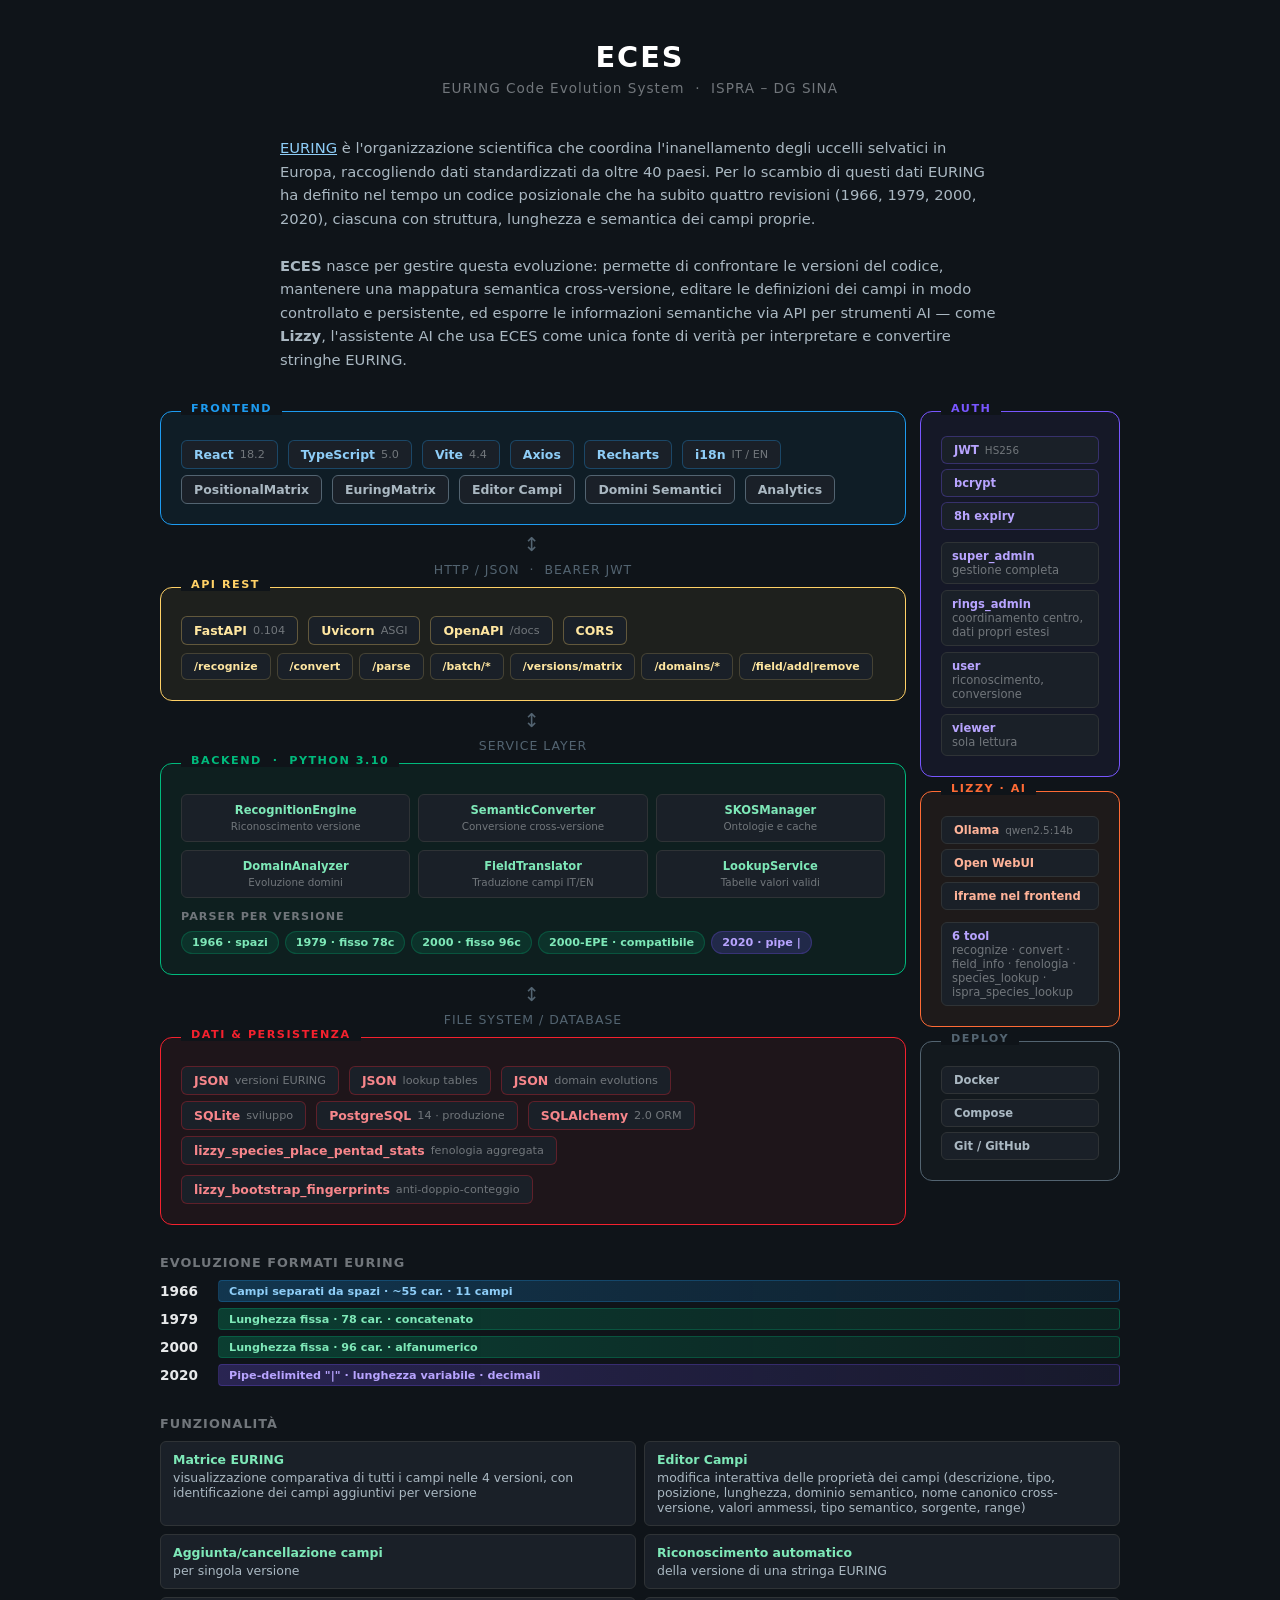
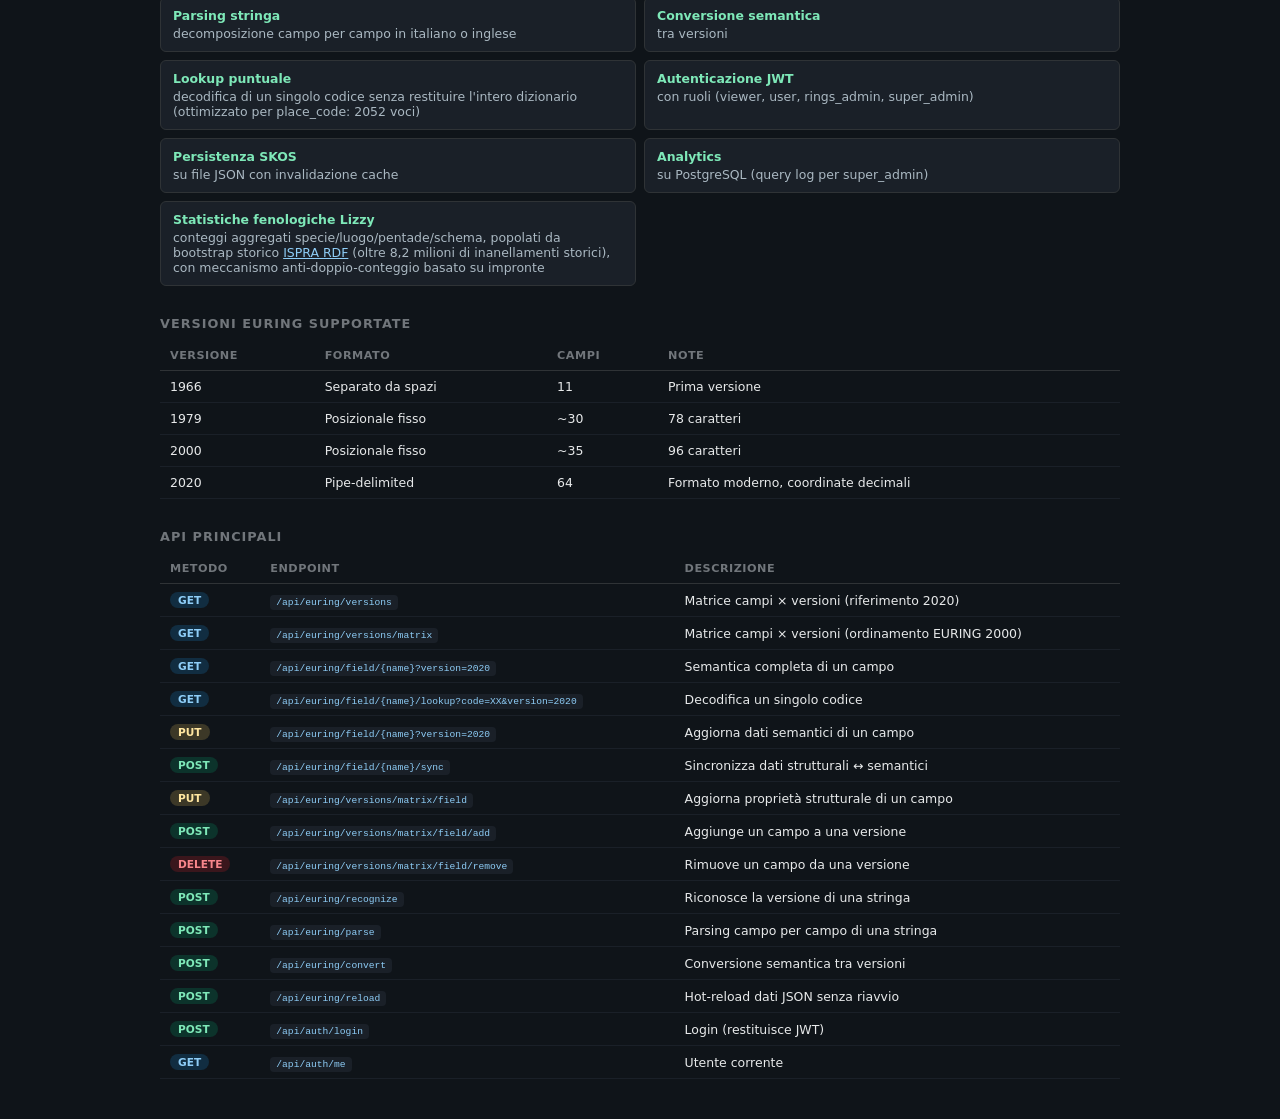
<file: docs/index.html>
<!DOCTYPE html>
<html lang="it">
<head>
<meta charset="UTF-8">
<title>ECES — Architecture Overview</title>
<style>
  * { margin: 0; padding: 0; box-sizing: border-box; }
  body { font-family: 'Segoe UI', system-ui, -apple-system, sans-serif; background: #0f1419; color: #e7e9ea; padding: 40px; }
  h1 { text-align: center; font-size: 1.8em; letter-spacing: 2px; margin-bottom: 6px; color: #fff; }
  .subtitle { text-align: center; font-size: 0.85em; color: #71767b; margin-bottom: 40px; letter-spacing: 1px; }
  .intro { max-width: 720px; margin: 0 auto 40px; font-size: 0.92em; line-height: 1.6; color: #aab8c2; text-align: left; }
  .intro a { color: #8ecdf7; }
  .diagram { display: grid; grid-template-columns: 1fr; gap: 0; max-width: 960px; margin: 0 auto; position: relative; }

  /* Layer styling */
  .layer { border: 1px solid; border-radius: 12px; padding: 20px; position: relative; }
  .layer-label {
    position: absolute; top: -10px; left: 20px;
    background: #0f1419; padding: 0 10px;
    font-size: 0.7em; font-weight: 700; letter-spacing: 1.5px; text-transform: uppercase;
  }

  /* Connector arrows */
  .connector { text-align: center; padding: 8px 0; color: #536471; font-size: 1.2em; letter-spacing: 3px; }
  .connector-label { font-size: 0.65em; color: #536471; letter-spacing: 1px; text-transform: uppercase; }

  /* Frontend layer */
  .frontend { border-color: #1d9bf0; background: #1d9bf010; }
  .frontend .layer-label { color: #1d9bf0; }

  /* API layer */
  .api-layer { border-color: #ffd166; background: #ffd16610; }
  .api-layer .layer-label { color: #ffd166; }

  /* Backend layer */
  .backend { border-color: #00ba7c; background: #00ba7c10; }
  .backend .layer-label { color: #00ba7c; }

  /* Data layer */
  .data-layer { border-color: #f4212e; background: #f4212e10; }
  .data-layer .layer-label { color: #f4212e; }

  /* Auth layer (side) */
  .auth-layer { border-color: #7856ff; background: #7856ff10; }
  .auth-layer .layer-label { color: #7856ff; }

  /* Tech boxes */
  .tech-row { display: flex; gap: 10px; flex-wrap: wrap; margin-top: 8px; }
  .tech {
    display: inline-flex; align-items: center; gap: 6px;
    padding: 6px 12px; border-radius: 6px; font-size: 0.78em; font-weight: 600;
    background: #1a2028; border: 1px solid #2f3336;
  }
  .tech .ver { font-weight: 400; color: #71767b; font-size: 0.9em; }
  .tech.primary { border-color: #1d9bf050; color: #8ecdf7; }
  .tech.green { border-color: #00ba7c50; color: #7ee8b8; }
  .tech.yellow { border-color: #ffd16650; color: #ffe6a0; }
  .tech.red { border-color: #f4212e50; color: #f7868b; }
  .tech.purple { border-color: #7856ff50; color: #b8a4ff; }

  /* Service grid */
  .services-grid { display: grid; grid-template-columns: repeat(3, 1fr); gap: 8px; margin-top: 10px; }
  .service {
    padding: 8px 10px; border-radius: 6px; font-size: 0.72em;
    background: #1a2028; border: 1px solid #2f3336; text-align: center;
  }
  .service .svc-name { font-weight: 700; color: #7ee8b8; display: block; margin-bottom: 2px; }
  .service .svc-desc { color: #71767b; font-size: 0.9em; }

  /* Parsers row */
  .parsers { display: flex; gap: 6px; margin-top: 8px; flex-wrap: wrap; }
  .parser-badge {
    padding: 4px 10px; border-radius: 12px; font-size: 0.7em; font-weight: 700;
    background: #2f3336; color: #aab8c2;
  }
  .parser-badge.pipe { background: #7856ff30; color: #b8a4ff; border: 1px solid #7856ff40; }
  .parser-badge.fixed { background: #00ba7c20; color: #7ee8b8; border: 1px solid #00ba7c40; }

  /* Side panels layout */
  .main-grid { display: grid; grid-template-columns: 1fr 200px; gap: 14px; max-width: 960px; margin: 0 auto; }
  .main-col { display: flex; flex-direction: column; gap: 0; }
  .side-col { display: flex; flex-direction: column; gap: 14px; padding-top: 0; }

  /* Formats table */
  .formats { margin-top: 30px; max-width: 960px; margin-left: auto; margin-right: auto; }
  .formats h3 { font-size: 0.8em; color: #71767b; letter-spacing: 1px; text-transform: uppercase; margin-bottom: 10px; }
  .format-row { display: flex; gap: 8px; margin-bottom: 6px; align-items: center; }
  .format-year { width: 50px; font-weight: 700; font-size: 0.85em; color: #e7e9ea; }
  .format-bar { flex: 1; height: 22px; border-radius: 4px; display: flex; align-items: center; padding: 0 10px; font-size: 0.7em; font-weight: 600; }
  .format-bar.fixed { background: linear-gradient(90deg, #00ba7c40, #00ba7c15); border: 1px solid #00ba7c40; color: #7ee8b8; }
  .format-bar.pipe { background: linear-gradient(90deg, #7856ff40, #7856ff15); border: 1px solid #7856ff40; color: #b8a4ff; }
  .format-bar.space { background: linear-gradient(90deg, #1d9bf040, #1d9bf015); border: 1px solid #1d9bf040; color: #8ecdf7; }

  /* Roles */
  .roles { display: flex; flex-direction: column; gap: 6px; }
  .role { padding: 6px 10px; border-radius: 6px; font-size: 0.72em; background: #1a2028; border: 1px solid #2f3336; }
  .role-name { font-weight: 700; color: #b8a4ff; }
  .role-perm { color: #71767b; }

  .section-block { max-width: 960px; margin: 30px auto 0; }
  .section-block h3 { font-size: 0.8em; color: #71767b; letter-spacing: 1px; text-transform: uppercase; margin-bottom: 10px; }
  .feature-grid { display: grid; grid-template-columns: repeat(2, 1fr); gap: 8px; }
  .feature { padding: 10px 12px; border-radius: 6px; background: #1a2028; border: 1px solid #2f3336; font-size: 0.78em; }
  .feature-title { font-weight: 700; color: #7ee8b8; display: block; margin-bottom: 3px; }
  .feature-desc { color: #aab8c2; }
  .feature-desc a { color: #8ecdf7; }
  .data-table { width: 100%; border-collapse: collapse; font-size: 0.78em; }
  .data-table th { text-align: left; padding: 8px 10px; color: #71767b; font-weight: 600; border-bottom: 1px solid #2f3336; font-size: 0.9em; text-transform: uppercase; letter-spacing: 0.5px; }
  .data-table td { padding: 8px 10px; border-bottom: 1px solid #1a2028; color: #e7e9ea; }
  .data-table code { background: #1a2028; padding: 2px 6px; border-radius: 4px; color: #8ecdf7; font-size: 0.95em; }
  .method-badge { display: inline-block; padding: 2px 8px; border-radius: 10px; font-size: 0.85em; font-weight: 700; }
  .method-badge.get { background: #1d9bf030; color: #8ecdf7; }
  .method-badge.post { background: #00ba7c30; color: #7ee8b8; }
  .method-badge.put { background: #ffd16630; color: #ffe6a0; }
  .method-badge.delete { background: #f4212e30; color: #f7868b; }
</style>
</head>
<body>

<h1>ECES</h1>
<div class="subtitle">EURING Code Evolution System &nbsp;·&nbsp; ISPRA – DG SINA</div>

<div class="intro">
  <a href="https://www.euring.org">EURING</a> è l'organizzazione scientifica che coordina l'inanellamento degli uccelli selvatici in Europa, raccogliendo dati standardizzati da oltre 40 paesi. Per lo scambio di questi dati EURING ha definito nel tempo un codice posizionale che ha subito quattro revisioni (1966, 1979, 2000, 2020), ciascuna con struttura, lunghezza e semantica dei campi proprie.
  <br><br>
  <strong>ECES</strong> nasce per gestire questa evoluzione: permette di confrontare le versioni del codice, mantenere una mappatura semantica cross-versione, editare le definizioni dei campi in modo controllato e persistente, ed esporre le informazioni semantiche via API per strumenti AI — come <strong>Lizzy</strong>, l'assistente AI che usa ECES come unica fonte di verità per interpretare e convertire stringhe EURING.
</div>

<div class="main-grid">
<div class="main-col">

  <!-- FRONTEND -->
  <div class="layer frontend">
    <span class="layer-label">Frontend</span>
    <div class="tech-row">
      <span class="tech primary">React <span class="ver">18.2</span></span>
      <span class="tech primary">TypeScript <span class="ver">5.0</span></span>
      <span class="tech primary">Vite <span class="ver">4.4</span></span>
      <span class="tech primary">Axios</span>
      <span class="tech primary">Recharts</span>
      <span class="tech primary">i18n <span class="ver">IT / EN</span></span>
    </div>
    <div class="tech-row" style="margin-top:6px;">
      <span class="tech" style="border-color:#536471;color:#aab8c2;">PositionalMatrix</span>
      <span class="tech" style="border-color:#536471;color:#aab8c2;">EuringMatrix</span>
      <span class="tech" style="border-color:#536471;color:#aab8c2;">Editor Campi</span>
      <span class="tech" style="border-color:#536471;color:#aab8c2;">Domini Semantici</span>
      <span class="tech" style="border-color:#536471;color:#aab8c2;">Analytics</span>
    </div>
  </div>

  <!-- Connector -->
  <div class="connector">
    ↕<br>
    <span class="connector-label">HTTP / JSON &nbsp;·&nbsp; Bearer JWT</span>
  </div>

  <!-- API -->
  <div class="layer api-layer">
    <span class="layer-label">API REST</span>
    <div class="tech-row">
      <span class="tech yellow">FastAPI <span class="ver">0.104</span></span>
      <span class="tech yellow">Uvicorn <span class="ver">ASGI</span></span>
      <span class="tech yellow">OpenAPI <span class="ver">/docs</span></span>
      <span class="tech yellow">CORS</span>
    </div>
    <div style="margin-top:8px; display:flex; gap:6px; flex-wrap:wrap;">
      <span class="tech" style="font-size:0.68em; color:#ffe6a0; border-color:#ffd16630;">/recognize</span>
      <span class="tech" style="font-size:0.68em; color:#ffe6a0; border-color:#ffd16630;">/convert</span>
      <span class="tech" style="font-size:0.68em; color:#ffe6a0; border-color:#ffd16630;">/parse</span>
      <span class="tech" style="font-size:0.68em; color:#ffe6a0; border-color:#ffd16630;">/batch/*</span>
      <span class="tech" style="font-size:0.68em; color:#ffe6a0; border-color:#ffd16630;">/versions/matrix</span>
      <span class="tech" style="font-size:0.68em; color:#ffe6a0; border-color:#ffd16630;">/domains/*</span>
      <span class="tech" style="font-size:0.68em; color:#ffe6a0; border-color:#ffd16630;">/field/add|remove</span>
    </div>
  </div>

  <!-- Connector -->
  <div class="connector">
    ↕<br>
    <span class="connector-label">Service Layer</span>
  </div>

  <!-- BACKEND SERVICES -->
  <div class="layer backend">
    <span class="layer-label">Backend &nbsp;·&nbsp; Python 3.10</span>
    <div class="services-grid">
      <div class="service"><span class="svc-name">RecognitionEngine</span><span class="svc-desc">Riconoscimento versione</span></div>
      <div class="service"><span class="svc-name">SemanticConverter</span><span class="svc-desc">Conversione cross-versione</span></div>
      <div class="service"><span class="svc-name">SKOSManager</span><span class="svc-desc">Ontologie e cache</span></div>
      <div class="service"><span class="svc-name">DomainAnalyzer</span><span class="svc-desc">Evoluzione domini</span></div>
      <div class="service"><span class="svc-name">FieldTranslator</span><span class="svc-desc">Traduzione campi IT/EN</span></div>
      <div class="service"><span class="svc-name">LookupService</span><span class="svc-desc">Tabelle valori validi</span></div>
    </div>
    <div style="margin-top:12px; font-size:0.7em; color:#71767b; text-transform:uppercase; letter-spacing:1px; font-weight:600;">Parser per versione</div>
    <div class="parsers">
      <span class="parser-badge fixed">1966 · spazi</span>
      <span class="parser-badge fixed">1979 · fisso 78c</span>
      <span class="parser-badge fixed">2000 · fisso 96c</span>
      <span class="parser-badge fixed">2000-EPE · compatibile</span>
      <span class="parser-badge pipe">2020 · pipe |</span>
    </div>
  </div>

  <!-- Connector -->
  <div class="connector">
    ↕<br>
    <span class="connector-label">File System / Database</span>
  </div>

  <!-- DATA -->
  <div class="layer data-layer">
    <span class="layer-label">Dati & Persistenza</span>
    <div class="tech-row">
      <span class="tech red">JSON <span class="ver">versioni EURING</span></span>
      <span class="tech red">JSON <span class="ver">lookup tables</span></span>
      <span class="tech red">JSON <span class="ver">domain evolutions</span></span>
    </div>
    <div class="tech-row" style="margin-top:6px;">
      <span class="tech red">SQLite <span class="ver">sviluppo</span></span>
      <span class="tech red">PostgreSQL <span class="ver">14 · produzione</span></span>
      <span class="tech red">SQLAlchemy <span class="ver">2.0 ORM</span></span>
    </div>
    <div class="tech-row" style="margin-top:6px;">
      <span class="tech red">lizzy_species_place_pentad_stats <span class="ver">fenologia aggregata</span></span>
      <span class="tech red">lizzy_bootstrap_fingerprints <span class="ver">anti-doppio-conteggio</span></span>
    </div>
  </div>

</div>

<!-- SIDE COLUMN -->
<div class="side-col">

  <!-- AUTH -->
  <div class="layer auth-layer" style="flex:0;">
    <span class="layer-label">Auth</span>
    <div style="display:flex; flex-direction:column; gap:5px; margin-top:4px;">
      <span class="tech purple" style="font-size:0.72em;">JWT <span class="ver">HS256</span></span>
      <span class="tech purple" style="font-size:0.72em;">bcrypt</span>
      <span class="tech purple" style="font-size:0.72em;">8h expiry</span>
    </div>
    <div class="roles" style="margin-top:12px;">
      <div class="role"><span class="role-name">super_admin</span><br><span class="role-perm">gestione completa</span></div>
      <div class="role"><span class="role-name">rings_admin</span><br><span class="role-perm">coordinamento centro, dati propri estesi</span></div>
      <div class="role"><span class="role-name">user</span><br><span class="role-perm">riconoscimento, conversione</span></div>
      <div class="role"><span class="role-name">viewer</span><br><span class="role-perm">sola lettura</span></div>
    </div>
  </div>

  <!-- LIZZY -->
  <div class="layer" style="border-color:#ff6b35; background:#ff6b3510; flex:0;">
    <span class="layer-label" style="color:#ff6b35;">Lizzy · AI</span>
    <div style="display:flex; flex-direction:column; gap:5px; margin-top:4px;">
      <span class="tech" style="font-size:0.72em; color:#ffb399;">Ollama <span class="ver">qwen2.5:14b</span></span>
      <span class="tech" style="font-size:0.72em; color:#ffb399;">Open WebUI</span>
      <span class="tech" style="font-size:0.72em; color:#ffb399;">iframe nel frontend</span>
    </div>
    <div class="roles" style="margin-top:12px;">
      <div class="role"><span class="role-name">6 tool</span><br><span class="role-perm">recognize · convert · field_info · fenologia · species_lookup · ispra_species_lookup</span></div>
    </div>
  </div>

  <!-- DEPLOY -->
  <div class="layer" style="border-color:#536471; background:#53647110; flex:0;">
    <span class="layer-label" style="color:#536471;">Deploy</span>
    <div style="display:flex; flex-direction:column; gap:5px; margin-top:4px;">
      <span class="tech" style="font-size:0.72em; color:#aab8c2;">Docker</span>
      <span class="tech" style="font-size:0.72em; color:#aab8c2;">Compose</span>
      <span class="tech" style="font-size:0.72em; color:#aab8c2;">Git / GitHub</span>
    </div>
  </div>

</div>
</div>

<!-- FORMATS TIMELINE -->
<div class="formats">
  <h3>Evoluzione formati EURING</h3>
  <div class="format-row">
    <span class="format-year">1966</span>
    <div class="format-bar space">Campi separati da spazi · ~55 car. · 11 campi</div>
  </div>
  <div class="format-row">
    <span class="format-year">1979</span>
    <div class="format-bar fixed">Lunghezza fissa · 78 car. · concatenato</div>
  </div>
  <div class="format-row">
    <span class="format-year">2000</span>
    <div class="format-bar fixed">Lunghezza fissa · 96 car. · alfanumerico</div>
  </div>
  <div class="format-row">
    <span class="format-year">2020</span>
    <div class="format-bar pipe">Pipe-delimited "|" · lunghezza variabile · decimali</div>
  </div>
</div>

<div class="section-block">
  <h3>Funzionalità</h3>
  <div class="feature-grid">
    <div class="feature"><span class="feature-title">Matrice EURING</span><span class="feature-desc">visualizzazione comparativa di tutti i campi nelle 4 versioni, con identificazione dei campi aggiuntivi per versione</span></div>
    <div class="feature"><span class="feature-title">Editor Campi</span><span class="feature-desc">modifica interattiva delle proprietà dei campi (descrizione, tipo, posizione, lunghezza, dominio semantico, nome canonico cross-versione, valori ammessi, tipo semantico, sorgente, range)</span></div>
    <div class="feature"><span class="feature-title">Aggiunta/cancellazione campi</span><span class="feature-desc">per singola versione</span></div>
    <div class="feature"><span class="feature-title">Riconoscimento automatico</span><span class="feature-desc">della versione di una stringa EURING</span></div>
    <div class="feature"><span class="feature-title">Parsing stringa</span><span class="feature-desc">decomposizione campo per campo in italiano o inglese</span></div>
    <div class="feature"><span class="feature-title">Conversione semantica</span><span class="feature-desc">tra versioni</span></div>
    <div class="feature"><span class="feature-title">Lookup puntuale</span><span class="feature-desc">decodifica di un singolo codice senza restituire l'intero dizionario (ottimizzato per place_code: 2052 voci)</span></div>
    <div class="feature"><span class="feature-title">Autenticazione JWT</span><span class="feature-desc">con ruoli (viewer, user, rings_admin, super_admin)</span></div>
    <div class="feature"><span class="feature-title">Persistenza SKOS</span><span class="feature-desc">su file JSON con invalidazione cache</span></div>
    <div class="feature"><span class="feature-title">Analytics</span><span class="feature-desc">su PostgreSQL (query log per super_admin)</span></div>
    <div class="feature"><span class="feature-title">Statistiche fenologiche Lizzy</span><span class="feature-desc">conteggi aggregati specie/luogo/pentade/schema, popolati da bootstrap storico <a href="https://dati.isprambiente.it/">ISPRA RDF</a> (oltre 8,2 milioni di inanellamenti storici), con meccanismo anti-doppio-conteggio basato su impronte</span></div>
  </div>
</div>

<div class="section-block">
  <h3>Versioni EURING supportate</h3>
  <table class="data-table">
    <thead><tr><th>Versione</th><th>Formato</th><th>Campi</th><th>Note</th></tr></thead>
    <tbody>
        <tr><td>1966</td><td>Separato da spazi</td><td>11</td><td>Prima versione</td></tr>
        <tr><td>1979</td><td>Posizionale fisso</td><td>~30</td><td>78 caratteri</td></tr>
        <tr><td>2000</td><td>Posizionale fisso</td><td>~35</td><td>96 caratteri</td></tr>
        <tr><td>2020</td><td>Pipe-delimited</td><td>64</td><td>Formato moderno, coordinate decimali</td></tr>
    </tbody>
  </table>
</div>

<div class="section-block">
  <h3>API principali</h3>
  <table class="data-table">
    <thead><tr><th>Metodo</th><th>Endpoint</th><th>Descrizione</th></tr></thead>
    <tbody>
        <tr><td><span class="method-badge get">GET</span></td><td><code>/api/euring/versions</code></td><td>Matrice campi × versioni (riferimento 2020)</td></tr>
        <tr><td><span class="method-badge get">GET</span></td><td><code>/api/euring/versions/matrix</code></td><td>Matrice campi × versioni (ordinamento EURING 2000)</td></tr>
        <tr><td><span class="method-badge get">GET</span></td><td><code>/api/euring/field/{name}?version=2020</code></td><td>Semantica completa di un campo</td></tr>
        <tr><td><span class="method-badge get">GET</span></td><td><code>/api/euring/field/{name}/lookup?code=XX&amp;version=2020</code></td><td>Decodifica un singolo codice</td></tr>
        <tr><td><span class="method-badge put">PUT</span></td><td><code>/api/euring/field/{name}?version=2020</code></td><td>Aggiorna dati semantici di un campo</td></tr>
        <tr><td><span class="method-badge post">POST</span></td><td><code>/api/euring/field/{name}/sync</code></td><td>Sincronizza dati strutturali ↔ semantici</td></tr>
        <tr><td><span class="method-badge put">PUT</span></td><td><code>/api/euring/versions/matrix/field</code></td><td>Aggiorna proprietà strutturale di un campo</td></tr>
        <tr><td><span class="method-badge post">POST</span></td><td><code>/api/euring/versions/matrix/field/add</code></td><td>Aggiunge un campo a una versione</td></tr>
        <tr><td><span class="method-badge delete">DELETE</span></td><td><code>/api/euring/versions/matrix/field/remove</code></td><td>Rimuove un campo da una versione</td></tr>
        <tr><td><span class="method-badge post">POST</span></td><td><code>/api/euring/recognize</code></td><td>Riconosce la versione di una stringa</td></tr>
        <tr><td><span class="method-badge post">POST</span></td><td><code>/api/euring/parse</code></td><td>Parsing campo per campo di una stringa</td></tr>
        <tr><td><span class="method-badge post">POST</span></td><td><code>/api/euring/convert</code></td><td>Conversione semantica tra versioni</td></tr>
        <tr><td><span class="method-badge post">POST</span></td><td><code>/api/euring/reload</code></td><td>Hot-reload dati JSON senza riavvio</td></tr>
        <tr><td><span class="method-badge post">POST</span></td><td><code>/api/auth/login</code></td><td>Login (restituisce JWT)</td></tr>
        <tr><td><span class="method-badge get">GET</span></td><td><code>/api/auth/me</code></td><td>Utente corrente</td></tr>
    </tbody>
  </table>
</div>

</body>
</html>
</file>
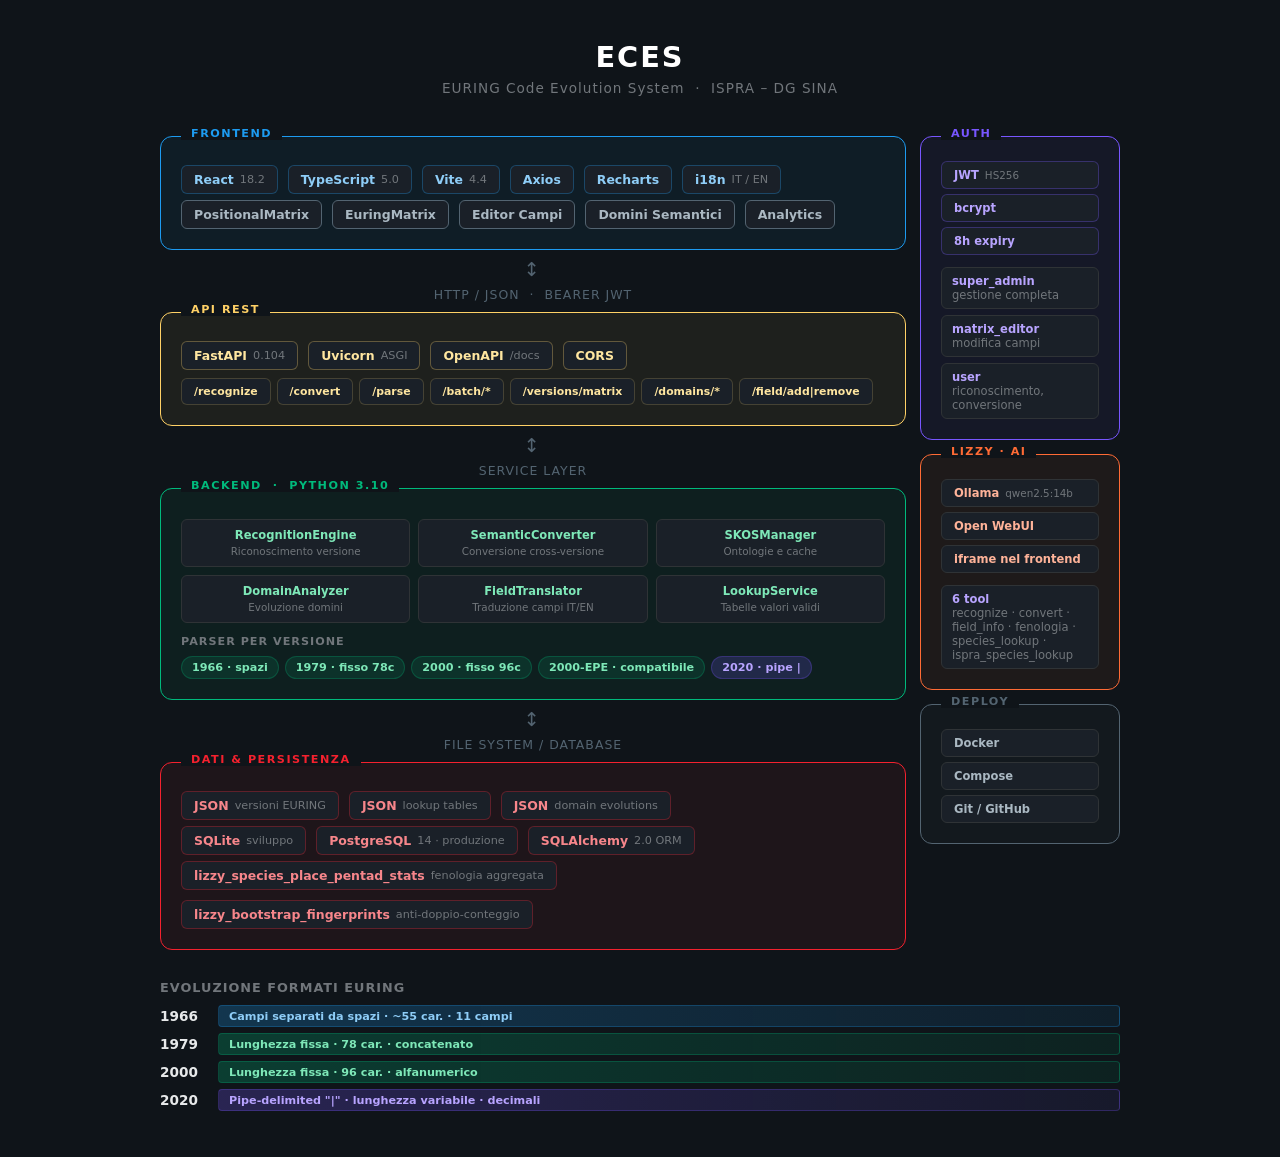
<file: docs/architecture.html>
<!DOCTYPE html>
<html lang="it">
<head>
<meta charset="UTF-8">
<title>ECES — Architecture Overview</title>
<style>
  * { margin: 0; padding: 0; box-sizing: border-box; }
  body { font-family: 'Segoe UI', system-ui, -apple-system, sans-serif; background: #0f1419; color: #e7e9ea; padding: 40px; }
  h1 { text-align: center; font-size: 1.8em; letter-spacing: 2px; margin-bottom: 6px; color: #fff; }
  .subtitle { text-align: center; font-size: 0.85em; color: #71767b; margin-bottom: 40px; letter-spacing: 1px; }
  .diagram { display: grid; grid-template-columns: 1fr; gap: 0; max-width: 960px; margin: 0 auto; position: relative; }

  /* Layer styling */
  .layer { border: 1px solid; border-radius: 12px; padding: 20px; position: relative; }
  .layer-label {
    position: absolute; top: -10px; left: 20px;
    background: #0f1419; padding: 0 10px;
    font-size: 0.7em; font-weight: 700; letter-spacing: 1.5px; text-transform: uppercase;
  }

  /* Connector arrows */
  .connector { text-align: center; padding: 8px 0; color: #536471; font-size: 1.2em; letter-spacing: 3px; }
  .connector-label { font-size: 0.65em; color: #536471; letter-spacing: 1px; text-transform: uppercase; }

  /* Frontend layer */
  .frontend { border-color: #1d9bf0; background: #1d9bf010; }
  .frontend .layer-label { color: #1d9bf0; }

  /* API layer */
  .api-layer { border-color: #ffd166; background: #ffd16610; }
  .api-layer .layer-label { color: #ffd166; }

  /* Backend layer */
  .backend { border-color: #00ba7c; background: #00ba7c10; }
  .backend .layer-label { color: #00ba7c; }

  /* Data layer */
  .data-layer { border-color: #f4212e; background: #f4212e10; }
  .data-layer .layer-label { color: #f4212e; }

  /* Auth layer (side) */
  .auth-layer { border-color: #7856ff; background: #7856ff10; }
  .auth-layer .layer-label { color: #7856ff; }

  /* Tech boxes */
  .tech-row { display: flex; gap: 10px; flex-wrap: wrap; margin-top: 8px; }
  .tech {
    display: inline-flex; align-items: center; gap: 6px;
    padding: 6px 12px; border-radius: 6px; font-size: 0.78em; font-weight: 600;
    background: #1a2028; border: 1px solid #2f3336;
  }
  .tech .ver { font-weight: 400; color: #71767b; font-size: 0.9em; }
  .tech.primary { border-color: #1d9bf050; color: #8ecdf7; }
  .tech.green { border-color: #00ba7c50; color: #7ee8b8; }
  .tech.yellow { border-color: #ffd16650; color: #ffe6a0; }
  .tech.red { border-color: #f4212e50; color: #f7868b; }
  .tech.purple { border-color: #7856ff50; color: #b8a4ff; }

  /* Service grid */
  .services-grid { display: grid; grid-template-columns: repeat(3, 1fr); gap: 8px; margin-top: 10px; }
  .service {
    padding: 8px 10px; border-radius: 6px; font-size: 0.72em;
    background: #1a2028; border: 1px solid #2f3336; text-align: center;
  }
  .service .svc-name { font-weight: 700; color: #7ee8b8; display: block; margin-bottom: 2px; }
  .service .svc-desc { color: #71767b; font-size: 0.9em; }

  /* Parsers row */
  .parsers { display: flex; gap: 6px; margin-top: 8px; flex-wrap: wrap; }
  .parser-badge {
    padding: 4px 10px; border-radius: 12px; font-size: 0.7em; font-weight: 700;
    background: #2f3336; color: #aab8c2;
  }
  .parser-badge.pipe { background: #7856ff30; color: #b8a4ff; border: 1px solid #7856ff40; }
  .parser-badge.fixed { background: #00ba7c20; color: #7ee8b8; border: 1px solid #00ba7c40; }

  /* Side panels layout */
  .main-grid { display: grid; grid-template-columns: 1fr 200px; gap: 14px; max-width: 960px; margin: 0 auto; }
  .main-col { display: flex; flex-direction: column; gap: 0; }
  .side-col { display: flex; flex-direction: column; gap: 14px; padding-top: 0; }

  /* Formats table */
  .formats { margin-top: 30px; max-width: 960px; margin-left: auto; margin-right: auto; }
  .formats h3 { font-size: 0.8em; color: #71767b; letter-spacing: 1px; text-transform: uppercase; margin-bottom: 10px; }
  .format-row { display: flex; gap: 8px; margin-bottom: 6px; align-items: center; }
  .format-year { width: 50px; font-weight: 700; font-size: 0.85em; color: #e7e9ea; }
  .format-bar { flex: 1; height: 22px; border-radius: 4px; display: flex; align-items: center; padding: 0 10px; font-size: 0.7em; font-weight: 600; }
  .format-bar.fixed { background: linear-gradient(90deg, #00ba7c40, #00ba7c15); border: 1px solid #00ba7c40; color: #7ee8b8; }
  .format-bar.pipe { background: linear-gradient(90deg, #7856ff40, #7856ff15); border: 1px solid #7856ff40; color: #b8a4ff; }
  .format-bar.space { background: linear-gradient(90deg, #1d9bf040, #1d9bf015); border: 1px solid #1d9bf040; color: #8ecdf7; }

  /* Roles */
  .roles { display: flex; flex-direction: column; gap: 6px; }
  .role { padding: 6px 10px; border-radius: 6px; font-size: 0.72em; background: #1a2028; border: 1px solid #2f3336; }
  .role-name { font-weight: 700; color: #b8a4ff; }
  .role-perm { color: #71767b; }
</style>
</head>
<body>

<h1>ECES</h1>
<div class="subtitle">EURING Code Evolution System &nbsp;·&nbsp; ISPRA – DG SINA</div>

<div class="main-grid">
<div class="main-col">

  <!-- FRONTEND -->
  <div class="layer frontend">
    <span class="layer-label">Frontend</span>
    <div class="tech-row">
      <span class="tech primary">React <span class="ver">18.2</span></span>
      <span class="tech primary">TypeScript <span class="ver">5.0</span></span>
      <span class="tech primary">Vite <span class="ver">4.4</span></span>
      <span class="tech primary">Axios</span>
      <span class="tech primary">Recharts</span>
      <span class="tech primary">i18n <span class="ver">IT / EN</span></span>
    </div>
    <div class="tech-row" style="margin-top:6px;">
      <span class="tech" style="border-color:#536471;color:#aab8c2;">PositionalMatrix</span>
      <span class="tech" style="border-color:#536471;color:#aab8c2;">EuringMatrix</span>
      <span class="tech" style="border-color:#536471;color:#aab8c2;">Editor Campi</span>
      <span class="tech" style="border-color:#536471;color:#aab8c2;">Domini Semantici</span>
      <span class="tech" style="border-color:#536471;color:#aab8c2;">Analytics</span>
    </div>
  </div>

  <!-- Connector -->
  <div class="connector">
    ↕<br>
    <span class="connector-label">HTTP / JSON &nbsp;·&nbsp; Bearer JWT</span>
  </div>

  <!-- API -->
  <div class="layer api-layer">
    <span class="layer-label">API REST</span>
    <div class="tech-row">
      <span class="tech yellow">FastAPI <span class="ver">0.104</span></span>
      <span class="tech yellow">Uvicorn <span class="ver">ASGI</span></span>
      <span class="tech yellow">OpenAPI <span class="ver">/docs</span></span>
      <span class="tech yellow">CORS</span>
    </div>
    <div style="margin-top:8px; display:flex; gap:6px; flex-wrap:wrap;">
      <span class="tech" style="font-size:0.68em; color:#ffe6a0; border-color:#ffd16630;">/recognize</span>
      <span class="tech" style="font-size:0.68em; color:#ffe6a0; border-color:#ffd16630;">/convert</span>
      <span class="tech" style="font-size:0.68em; color:#ffe6a0; border-color:#ffd16630;">/parse</span>
      <span class="tech" style="font-size:0.68em; color:#ffe6a0; border-color:#ffd16630;">/batch/*</span>
      <span class="tech" style="font-size:0.68em; color:#ffe6a0; border-color:#ffd16630;">/versions/matrix</span>
      <span class="tech" style="font-size:0.68em; color:#ffe6a0; border-color:#ffd16630;">/domains/*</span>
      <span class="tech" style="font-size:0.68em; color:#ffe6a0; border-color:#ffd16630;">/field/add|remove</span>
    </div>
  </div>

  <!-- Connector -->
  <div class="connector">
    ↕<br>
    <span class="connector-label">Service Layer</span>
  </div>

  <!-- BACKEND SERVICES -->
  <div class="layer backend">
    <span class="layer-label">Backend &nbsp;·&nbsp; Python 3.10</span>
    <div class="services-grid">
      <div class="service"><span class="svc-name">RecognitionEngine</span><span class="svc-desc">Riconoscimento versione</span></div>
      <div class="service"><span class="svc-name">SemanticConverter</span><span class="svc-desc">Conversione cross-versione</span></div>
      <div class="service"><span class="svc-name">SKOSManager</span><span class="svc-desc">Ontologie e cache</span></div>
      <div class="service"><span class="svc-name">DomainAnalyzer</span><span class="svc-desc">Evoluzione domini</span></div>
      <div class="service"><span class="svc-name">FieldTranslator</span><span class="svc-desc">Traduzione campi IT/EN</span></div>
      <div class="service"><span class="svc-name">LookupService</span><span class="svc-desc">Tabelle valori validi</span></div>
    </div>
    <div style="margin-top:12px; font-size:0.7em; color:#71767b; text-transform:uppercase; letter-spacing:1px; font-weight:600;">Parser per versione</div>
    <div class="parsers">
      <span class="parser-badge fixed">1966 · spazi</span>
      <span class="parser-badge fixed">1979 · fisso 78c</span>
      <span class="parser-badge fixed">2000 · fisso 96c</span>
      <span class="parser-badge fixed">2000-EPE · compatibile</span>
      <span class="parser-badge pipe">2020 · pipe |</span>
    </div>
  </div>

  <!-- Connector -->
  <div class="connector">
    ↕<br>
    <span class="connector-label">File System / Database</span>
  </div>

  <!-- DATA -->
  <div class="layer data-layer">
    <span class="layer-label">Dati & Persistenza</span>
    <div class="tech-row">
      <span class="tech red">JSON <span class="ver">versioni EURING</span></span>
      <span class="tech red">JSON <span class="ver">lookup tables</span></span>
      <span class="tech red">JSON <span class="ver">domain evolutions</span></span>
    </div>
    <div class="tech-row" style="margin-top:6px;">
      <span class="tech red">SQLite <span class="ver">sviluppo</span></span>
      <span class="tech red">PostgreSQL <span class="ver">14 · produzione</span></span>
      <span class="tech red">SQLAlchemy <span class="ver">2.0 ORM</span></span>
    </div>
    <div class="tech-row" style="margin-top:6px;">
      <span class="tech red">lizzy_species_place_pentad_stats <span class="ver">fenologia aggregata</span></span>
      <span class="tech red">lizzy_bootstrap_fingerprints <span class="ver">anti-doppio-conteggio</span></span>
    </div>
  </div>

</div>

<!-- SIDE COLUMN -->
<div class="side-col">

  <!-- AUTH -->
  <div class="layer auth-layer" style="flex:0;">
    <span class="layer-label">Auth</span>
    <div style="display:flex; flex-direction:column; gap:5px; margin-top:4px;">
      <span class="tech purple" style="font-size:0.72em;">JWT <span class="ver">HS256</span></span>
      <span class="tech purple" style="font-size:0.72em;">bcrypt</span>
      <span class="tech purple" style="font-size:0.72em;">8h expiry</span>
    </div>
    <div class="roles" style="margin-top:12px;">
      <div class="role"><span class="role-name">super_admin</span><br><span class="role-perm">gestione completa</span></div>
      <div class="role"><span class="role-name">matrix_editor</span><br><span class="role-perm">modifica campi</span></div>
      <div class="role"><span class="role-name">user</span><br><span class="role-perm">riconoscimento, conversione</span></div>
    </div>
  </div>

  <!-- LIZZY -->
  <div class="layer" style="border-color:#ff6b35; background:#ff6b3510; flex:0;">
    <span class="layer-label" style="color:#ff6b35;">Lizzy · AI</span>
    <div style="display:flex; flex-direction:column; gap:5px; margin-top:4px;">
      <span class="tech" style="font-size:0.72em; color:#ffb399;">Ollama <span class="ver">qwen2.5:14b</span></span>
      <span class="tech" style="font-size:0.72em; color:#ffb399;">Open WebUI</span>
      <span class="tech" style="font-size:0.72em; color:#ffb399;">iframe nel frontend</span>
    </div>
    <div class="roles" style="margin-top:12px;">
      <div class="role"><span class="role-name">6 tool</span><br><span class="role-perm">recognize · convert · field_info · fenologia · species_lookup · ispra_species_lookup</span></div>
    </div>
  </div>

  <!-- DEPLOY -->
  <div class="layer" style="border-color:#536471; background:#53647110; flex:0;">
    <span class="layer-label" style="color:#536471;">Deploy</span>
    <div style="display:flex; flex-direction:column; gap:5px; margin-top:4px;">
      <span class="tech" style="font-size:0.72em; color:#aab8c2;">Docker</span>
      <span class="tech" style="font-size:0.72em; color:#aab8c2;">Compose</span>
      <span class="tech" style="font-size:0.72em; color:#aab8c2;">Git / GitHub</span>
    </div>
  </div>

</div>
</div>

<!-- FORMATS TIMELINE -->
<div class="formats">
  <h3>Evoluzione formati EURING</h3>
  <div class="format-row">
    <span class="format-year">1966</span>
    <div class="format-bar space">Campi separati da spazi · ~55 car. · 11 campi</div>
  </div>
  <div class="format-row">
    <span class="format-year">1979</span>
    <div class="format-bar fixed">Lunghezza fissa · 78 car. · concatenato</div>
  </div>
  <div class="format-row">
    <span class="format-year">2000</span>
    <div class="format-bar fixed">Lunghezza fissa · 96 car. · alfanumerico</div>
  </div>
  <div class="format-row">
    <span class="format-year">2020</span>
    <div class="format-bar pipe">Pipe-delimited "|" · lunghezza variabile · decimali</div>
  </div>
</div>

</body>
</html>
</file>
